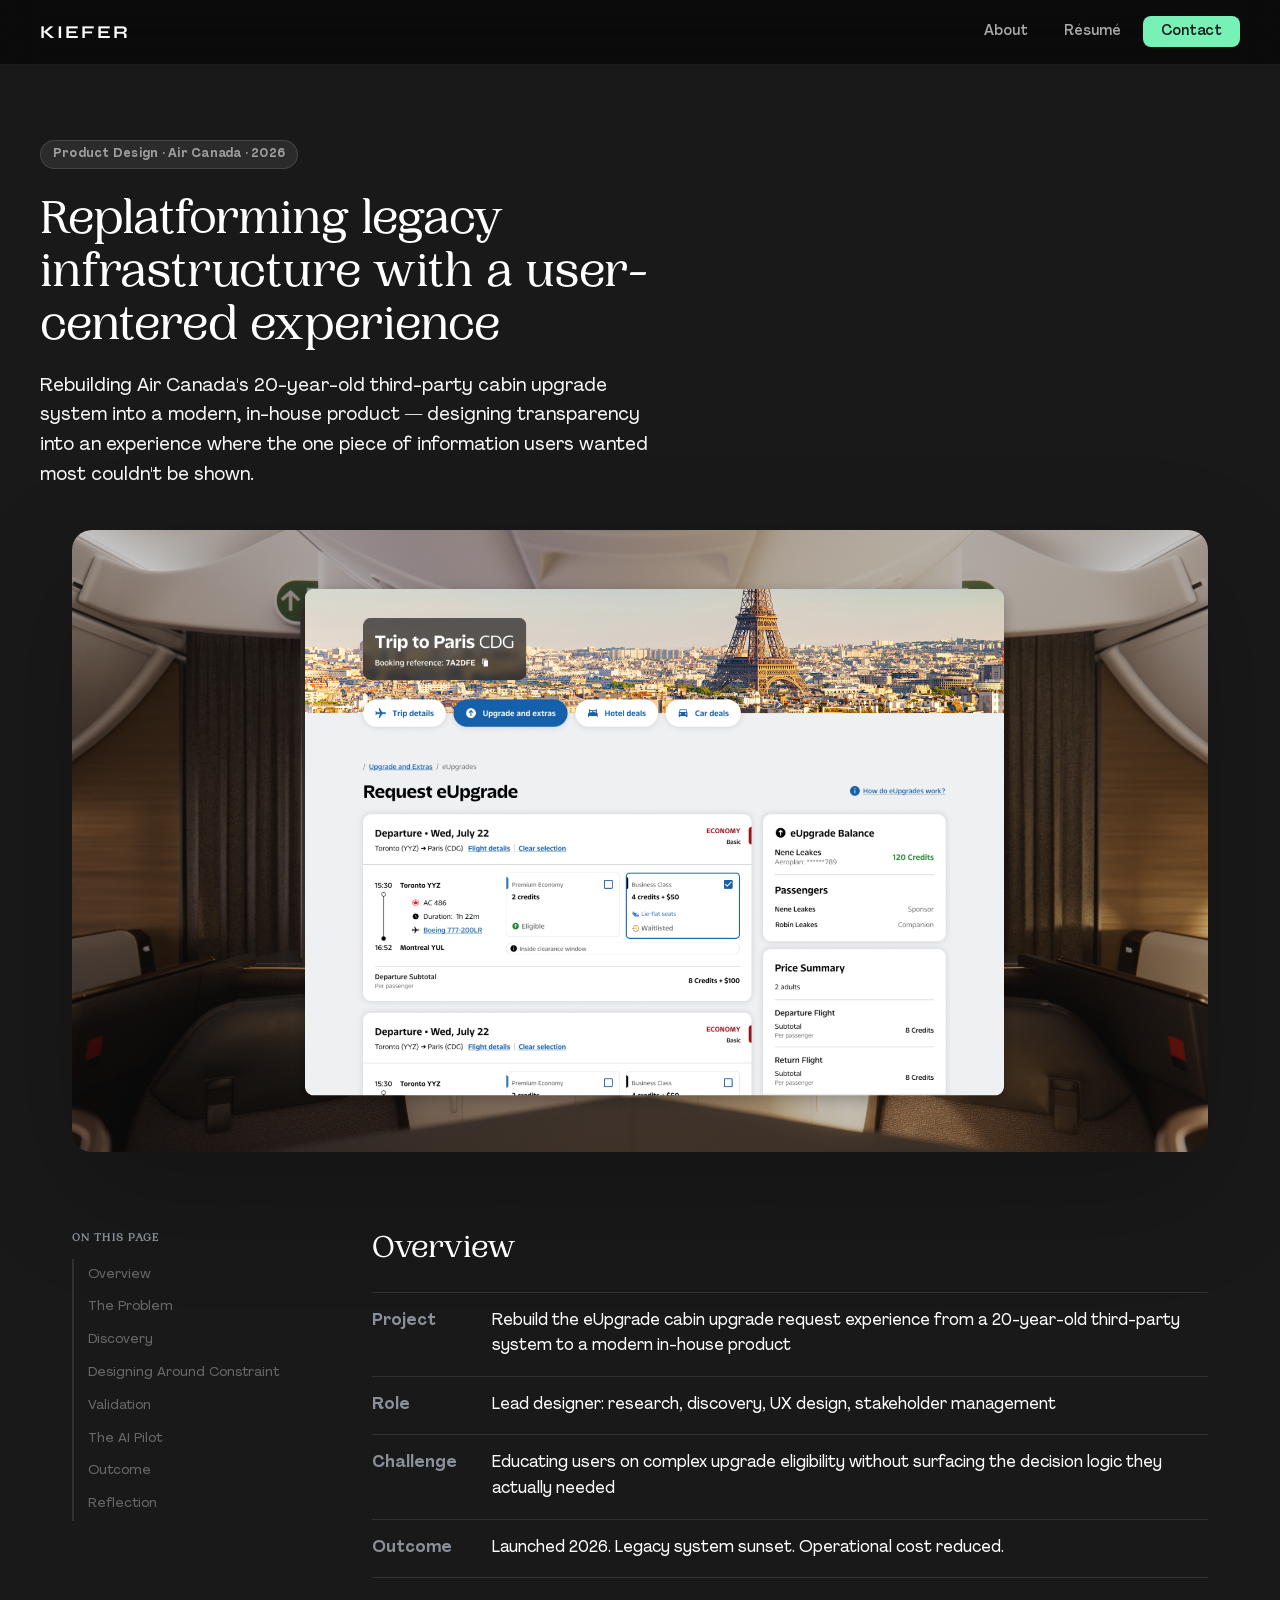
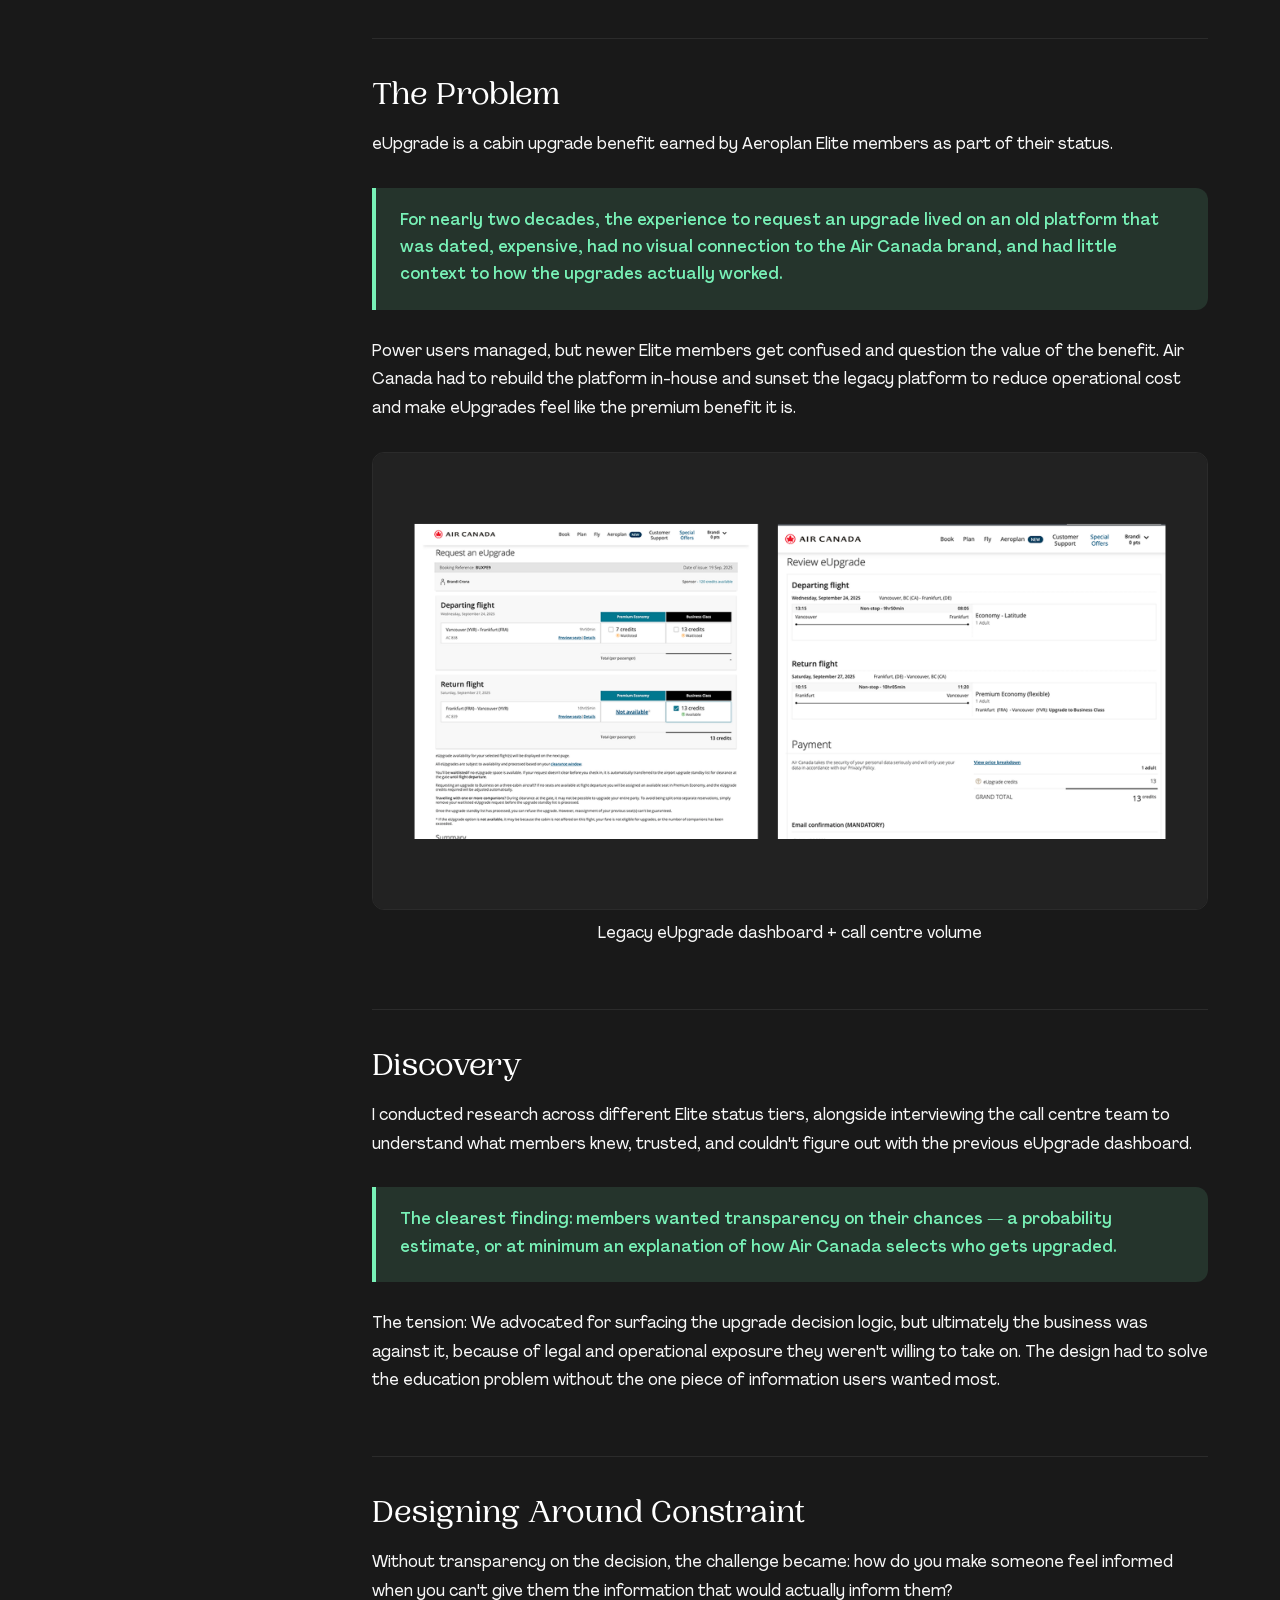
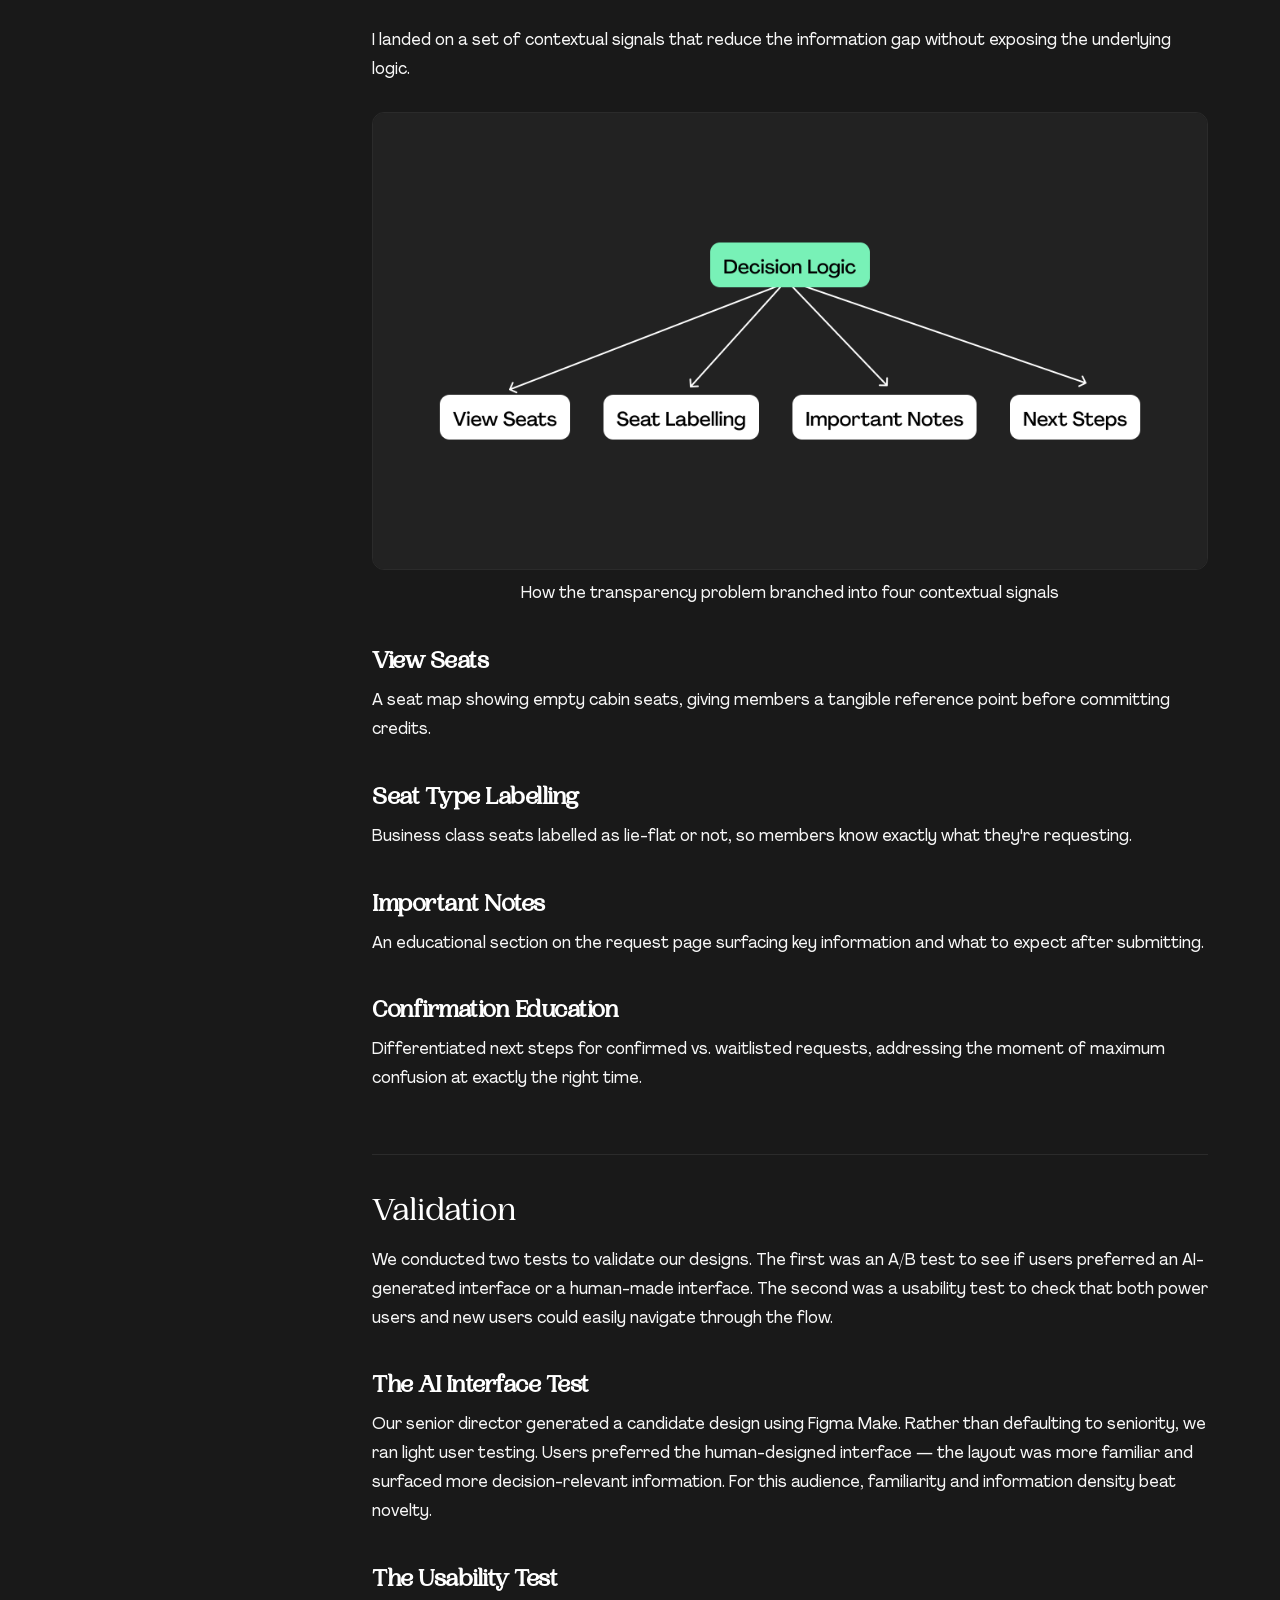
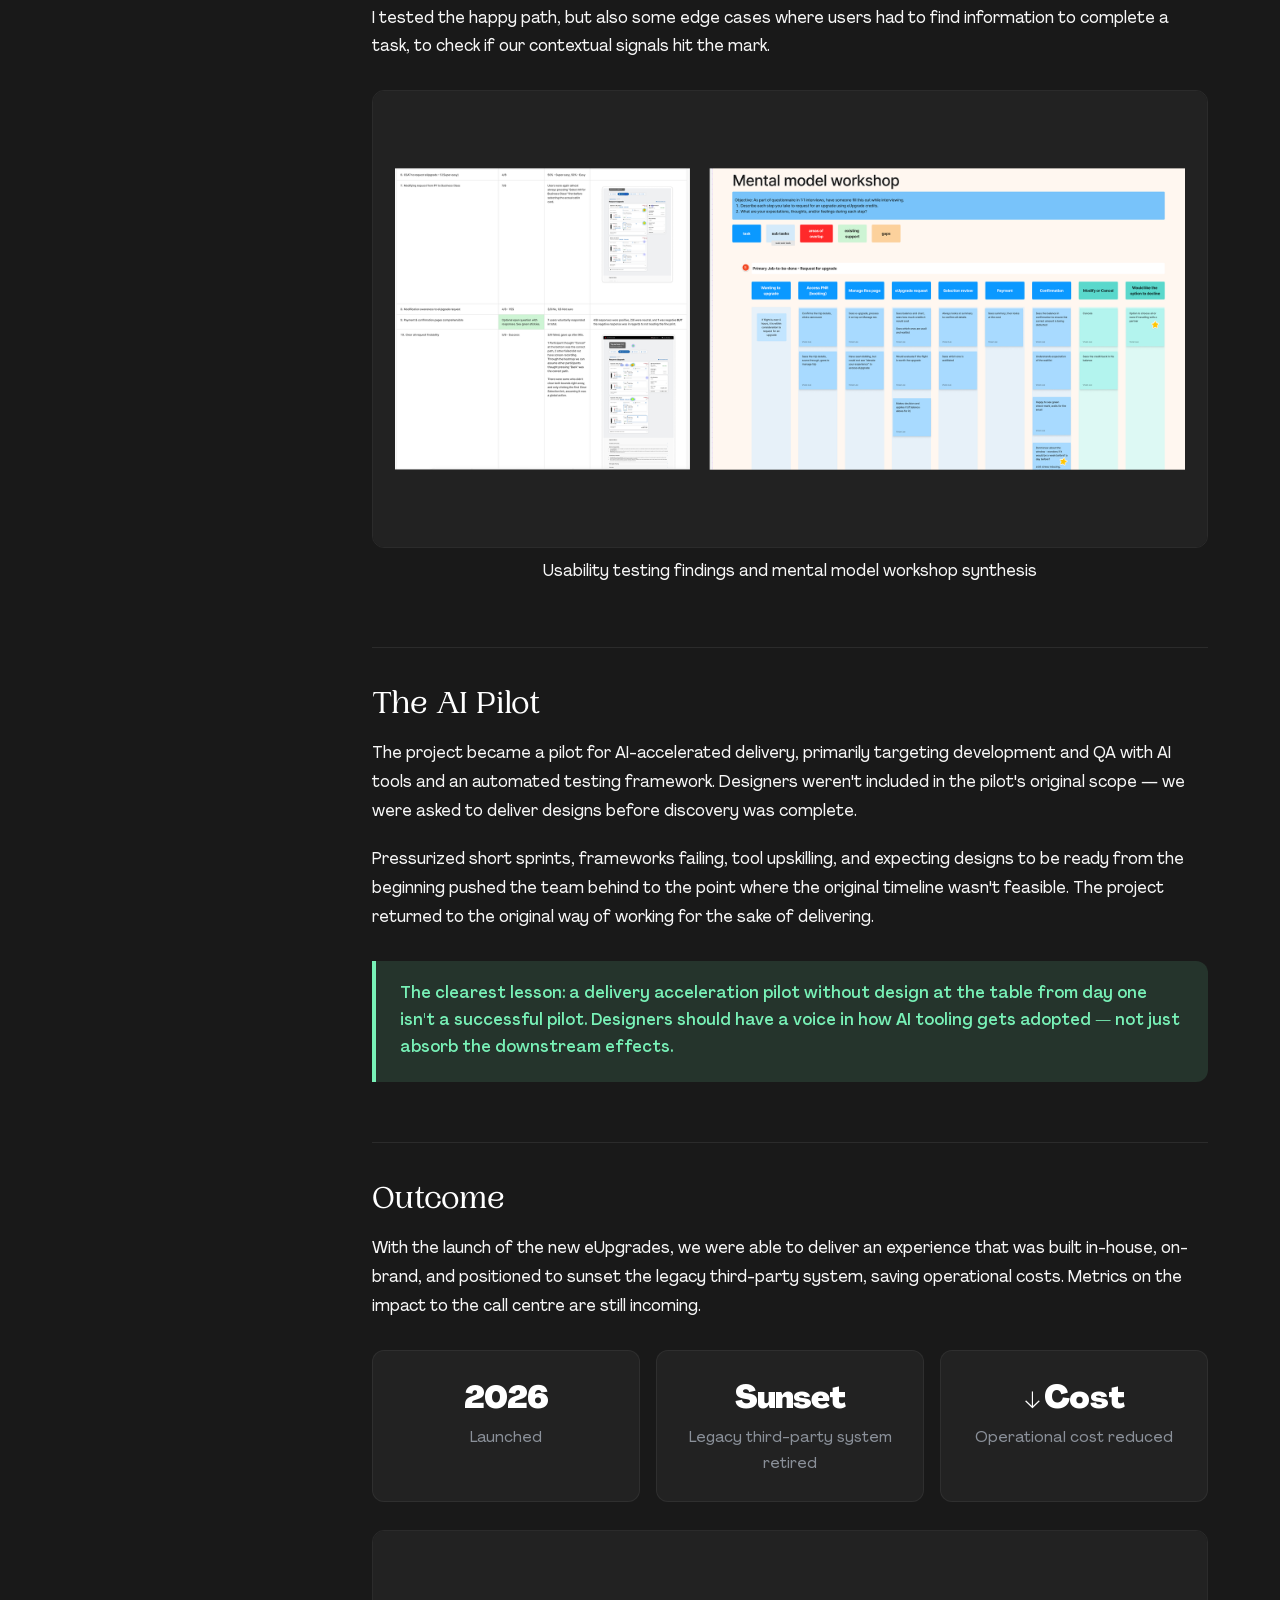
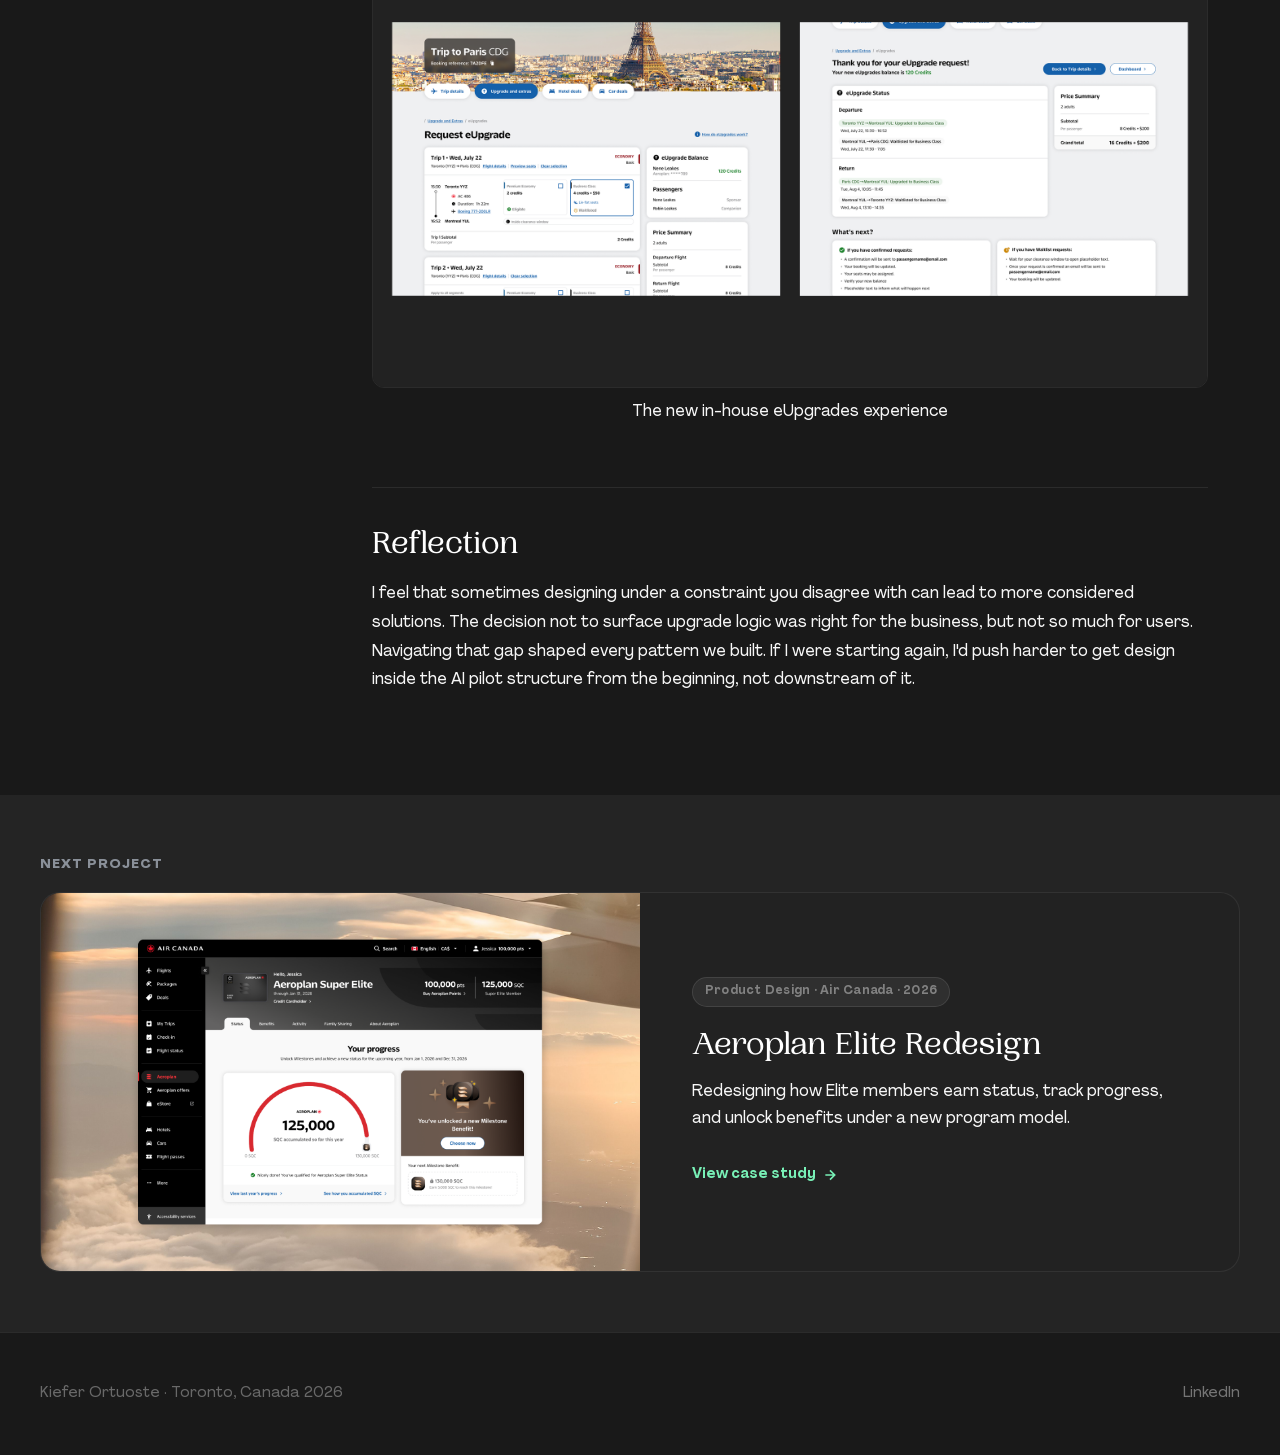
<file: projects/eupgrades.html>
<!DOCTYPE html>
<html lang="en">
<head>
  <meta charset="UTF-8">
  <meta name="viewport" content="width=device-width, initial-scale=1.0">
  <title>eUpgrades — Kiefer Ortuoste</title>
  <meta name="description" content="Replatforming legacy infrastructure with a user-centered experience at Air Canada.">
  <link rel="stylesheet" href="../styles.css">
</head>
<body>

<nav>
  <div class="nav-inner">
    <a href="../index.html" class="nav-logo">
      <span class="nav-logo-text">KIEFER</span>
    </a>
    <ul class="nav-links">
      <li><a href="../about.html">About</a></li>
      <li><a href="../assets/Kiefer_Ortuoste_Resume.pdf" target="_blank" download>Résumé</a></li>
      <li><a href="mailto:kv.ortuoste@gmail.com" class="nav-cta">Contact</a></li>
    </ul>
  </div>
</nav>

<nav class="bottom-nav">
  <a href="../about.html">About</a>
  <a href="../assets/Kiefer_Ortuoste_Resume.pdf" target="_blank" download>Résumé</a>
  <a href="mailto:kv.ortuoste@gmail.com">Contact</a>
</nav>

<!-- HERO -->
<section class="project-hero">
  <div class="project-hero-inner">
    <span class="project-tag">Product Design · Air Canada · 2026</span>
    <h1>Replatforming legacy infrastructure with a user-centered experience</h1>
    <p class="project-hero-sub">Rebuilding Air Canada's 20-year-old third-party cabin upgrade system into a modern, in-house product — designing transparency into an experience where the one piece of information users wanted most couldn't be shown.</p>
  </div>
</section>

<div class="project-hero-image">
  <img src="../assets/eupgrades/img-1.png" alt="Updated eUpgrades request flow" style="object-fit:cover;">
</div>

<!-- BODY -->
<div class="project-body">

  <aside class="project-toc">
    <h4>On this page</h4>
    <ul>
      <li><a href="#overview">Overview</a></li>
      <li><a href="#problem">The Problem</a></li>
      <li><a href="#discovery">Discovery</a></li>
      <li><a href="#constraint">Designing Around Constraint</a></li>
      <li><a href="#validation">Validation</a></li>
      <li><a href="#ai-pilot">The AI Pilot</a></li>
      <li><a href="#outcome">Outcome</a></li>
      <li><a href="#reflection">Reflection</a></li>
    </ul>
  </aside>

  <article class="project-content">

    <h2 id="overview">Overview</h2>
    <table class="overview-table">
      <tbody>
        <tr>
          <th>Project</th>
          <td>Rebuild the eUpgrade cabin upgrade request experience from a 20-year-old third-party system to a modern in-house product</td>
        </tr>
        <tr>
          <th>Role</th>
          <td>Lead designer: research, discovery, UX design, stakeholder management</td>
        </tr>
        <tr>
          <th>Challenge</th>
          <td>Educating users on complex upgrade eligibility without surfacing the decision logic they actually needed</td>
        </tr>
        <tr>
          <th>Outcome</th>
          <td>Launched 2026. Legacy system sunset. Operational cost reduced.</td>
        </tr>
      </tbody>
    </table>

    <h2 id="problem">The Problem</h2>
    <p>eUpgrade is a cabin upgrade benefit earned by Aeroplan Elite members as part of their status.</p>

    <blockquote>For nearly two decades, the experience to request an upgrade lived on an old platform that was dated, expensive, had no visual connection to the Air Canada brand, and had little context to how the upgrades actually worked.</blockquote>

    <p>Power users managed, but newer Elite members get confused and question the value of the benefit. Air Canada had to rebuild the platform in-house and sunset the legacy platform to reduce operational cost and make eUpgrades feel like the premium benefit it is.</p>

    <img class="project-img" src="../assets/eupgrades/img-2.png" alt="Legacy eUpgrade dashboard" style="object-fit:cover;">
    <p class="project-img-caption">Legacy eUpgrade dashboard + call centre volume</p>

    <h2 id="discovery">Discovery</h2>
    <p>I conducted research across different Elite status tiers, alongside interviewing the call centre team to understand what members knew, trusted, and couldn't figure out with the previous eUpgrade dashboard.</p>

    <blockquote>The clearest finding: members wanted transparency on their chances — a probability estimate, or at minimum an explanation of how Air Canada selects who gets upgraded.</blockquote>

    <p>The tension: We advocated for surfacing the upgrade decision logic, but ultimately the business was against it, because of legal and operational exposure they weren't willing to take on. The design had to solve the education problem without the one piece of information users wanted most.</p>

    <h2 id="constraint">Designing Around Constraint</h2>
    <p>Without transparency on the decision, the challenge became: how do you make someone feel informed when you can't give them the information that would actually inform them?</p>
    <p>I landed on a set of contextual signals that reduce the information gap without exposing the underlying logic.</p>

    <img class="project-img" src="../assets/eupgrades/img-3.png" alt="Diagram: transparency branching into View Seats, Seat Type Labelling, Important Notes, Confirmation Education" style="object-fit:cover;">
    <p class="project-img-caption">How the transparency problem branched into four contextual signals</p>

    <h3>View Seats</h3>
    <p>A seat map showing empty cabin seats, giving members a tangible reference point before committing credits.</p>

    <h3>Seat Type Labelling</h3>
    <p>Business class seats labelled as lie-flat or not, so members know exactly what they're requesting.</p>

    <h3>Important Notes</h3>
    <p>An educational section on the request page surfacing key information and what to expect after submitting.</p>

    <h3>Confirmation Education</h3>
    <p>Differentiated next steps for confirmed vs. waitlisted requests, addressing the moment of maximum confusion at exactly the right time.</p>

    <h2 id="validation">Validation</h2>
    <p>We conducted two tests to validate our designs. The first was an A/B test to see if users preferred an AI-generated interface or a human-made interface. The second was a usability test to check that both power users and new users could easily navigate through the flow.</p>

    <h3>The AI Interface Test</h3>
    <p>Our senior director generated a candidate design using Figma Make. Rather than defaulting to seniority, we ran light user testing. Users preferred the human-designed interface — the layout was more familiar and surfaced more decision-relevant information. For this audience, familiarity and information density beat novelty.</p>

    <h3>The Usability Test</h3>
    <p>I tested the happy path, but also some edge cases where users had to find information to complete a task, to check if our contextual signals hit the mark.</p>

    <img class="project-img" src="../assets/eupgrades/img-4.png" alt="Usability testing findings and mental model workshop synthesis" style="object-fit:cover;">
    <p class="project-img-caption">Usability testing findings and mental model workshop synthesis</p>

    <h2 id="ai-pilot">The AI Pilot</h2>
    <p>The project became a pilot for AI-accelerated delivery, primarily targeting development and QA with AI tools and an automated testing framework. Designers weren't included in the pilot's original scope — we were asked to deliver designs before discovery was complete.</p>
    <p>Pressurized short sprints, frameworks failing, tool upskilling, and expecting designs to be ready from the beginning pushed the team behind to the point where the original timeline wasn't feasible. The project returned to the original way of working for the sake of delivering.</p>
    <blockquote>The clearest lesson: a delivery acceleration pilot without design at the table from day one isn't a successful pilot. Designers should have a voice in how AI tooling gets adopted — not just absorb the downstream effects.</blockquote>

    <h2 id="outcome">Outcome</h2>
    <p>With the launch of the new eUpgrades, we were able to deliver an experience that was built in-house, on-brand, and positioned to sunset the legacy third-party system, saving operational costs. Metrics on the impact to the call centre are still incoming.</p>

    <div class="stats-row">
      <div class="stat-card">
        <span class="stat-num">2026</span>
        <span class="stat-label">Launched</span>
      </div>
      <div class="stat-card">
        <span class="stat-num">Sunset</span>
        <span class="stat-label">Legacy third-party system retired</span>
      </div>
      <div class="stat-card">
        <span class="stat-num">↓ Cost</span>
        <span class="stat-label">Operational cost reduced</span>
      </div>
    </div>

    <img class="project-img" src="../assets/eupgrades/img-5.png" alt="The new in-house eUpgrades experience" style="object-fit:cover;">
    <p class="project-img-caption">The new in-house eUpgrades experience</p>

    <h2 id="reflection">Reflection</h2>
    <p>I feel that sometimes designing under a constraint you disagree with can lead to more considered solutions. The decision not to surface upgrade logic was right for the business, but not so much for users. Navigating that gap shaped every pattern we built. If I were starting again, I'd push harder to get design inside the AI pilot structure from the beginning, not downstream of it.</p>

  </article>
</div>

<!-- NEXT PROJECT -->
<section class="section" style="background:var(--light);padding-top:60px;padding-bottom:60px">
  <div class="section-inner">
    <p style="font-size:13px;font-weight:700;color:var(--mid);letter-spacing:0.08em;text-transform:uppercase;margin-bottom:16px">Next project</p>
    <a href="aeroplan-elite.html" class="project-card" style="max-width:100%">
      <div class="project-image">
        <img src="../assets/aeroplan-elite/img-8.png" alt="Aeroplan Elite dashboard showing SQC progress and milestone benefits">
      </div>
      <div class="project-info">
        <span class="project-tag">Product Design · Air Canada · 2026</span>
        <h3>Aeroplan Elite Redesign</h3>
        <p>Redesigning how Elite members earn status, track progress, and unlock benefits under a new program model.</p>
        <span class="project-link">View case study <svg width="16" height="16" viewBox="0 0 24 24" fill="none" stroke="currentColor" stroke-width="2.5"><path d="M5 12h14M12 5l7 7-7 7"/></svg></span>
      </div>
    </a>
  </div>
</section>

<footer>
  <div class="footer-inner">
    <span class="footer-left">Kiefer Ortuoste · Toronto, Canada 2026</span>
    <ul class="footer-links">
      <li><a href="https://www.linkedin.com/in/kieferortuoste/" target="_blank">LinkedIn</a></li>
    </ul>
  </div>
</footer>

</body>
</html>
</file>
<file: styles.css>
@font-face {
  font-family: 'PP Woodland';
  src: url('assets/fonts/PPWoodland-Regular.otf') format('opentype');
  font-weight: 400;
  font-style: normal;
  font-display: swap;
}

@font-face {
  font-family: 'Agrandir Variable';
  src: url('assets/fonts/Agrandir-Variable.ttf') format('truetype');
  font-weight: 100 900;
  font-style: normal;
  font-display: swap;
}

@font-face {
  font-family: 'Syne';
  src: url('assets/fonts/Syne-Variable.ttf') format('truetype');
  font-weight: 100 900;
  font-style: normal;
  font-display: swap;
}

/* Fallback: Inter while Agrandir file isn't present */
@import url('https://fonts.googleapis.com/css2?family=Inter:wght@300;400;500;600;700;800;900&display=swap');

*, *::before, *::after { box-sizing: border-box; margin: 0; padding: 0; }

:root {
  --black: #191919;
  --off-black: #191919;
  --dark: #222222;
  --mid: #8a9099;
  --light: #242424;
  --white: #ffffff;
  --body-text: #F7F7F7;
  --accent: #78F1B7;
  --accent-light: rgba(120, 241, 183, 0.12);
  --border: rgba(255,255,255,0.1);
  --border-dark: rgba(255,255,255,0.08);
  --radius: 12px;
  --radius-lg: 20px;
  --font: 'Agrandir Variable', 'Inter', -apple-system, BlinkMacSystemFont, sans-serif;
  --font-heading: 'PP Woodland', 'Agrandir Variable', serif;
  --transition: 0.2s cubic-bezier(0.4, 0, 0.2, 1);

  /* ── Type Scale ── */
  --text-h1:       clamp(32px, 4.5vw, 48px);
  --text-h1-bold:  clamp(32px, 4.5vw, 48px);
  --text-h2:       clamp(22px, 3vw,   32px);
  --text-h3:       clamp(18px, 2.5vw, 24px);
  --text-h4:       clamp(16px, 2vw,   20px);
  --text-body:     18px;
  --text-body-sm:  16px;
  --text-caption:  15px;

  /* ── Font Weights ── */
  --weight-regular: 400;
  --weight-medium:  500;
  --weight-semibold: 600;
  --weight-bold:    700;
  --weight-black:   800;
}

html { scroll-behavior: smooth; }

body {
  font-family: var(--font);
  background: #191919;
  color: var(--white);
  line-height: 1.6;
  -webkit-font-smoothing: antialiased;
}

h1, h2, h3, h4, h5, h6 {
  font-family: var(--font-heading);
  font-weight: 400;
  line-height: 1;
}

/* ── NAV ── */
nav {
  position: fixed;
  top: 0;
  left: 0;
  right: 0;
  z-index: 100;
  background: rgba(10, 10, 10, 0.92);
  backdrop-filter: blur(16px);
  -webkit-backdrop-filter: blur(16px);
  border-bottom: 1px solid var(--border-dark);
}

.nav-inner {
  max-width: 1248px;
  margin: 0 auto;
  padding: 0 24px;
  height: 64px;
  display: flex;
  align-items: center;
  justify-content: space-between;
}

.nav-logo {
  display: flex;
  align-items: center;
  text-decoration: none;
}

.nav-logo-text {
  font-family: 'Syne', sans-serif;
  font-size: 18px;
  font-weight: 700;
  color: var(--white);
  letter-spacing: 0.12em;
  text-transform: uppercase;
}

.nav-links {
  display: flex;
  align-items: center;
  gap: 8px;
  list-style: none;
}

.nav-links a {
  font-size: 14px;
  font-weight: 500;
  color: rgba(255,255,255,0.65);
  text-decoration: none;
  padding: 6px 14px;
  border-radius: 8px;
  transition: color var(--transition), background var(--transition);
}

.nav-links a:hover,
.nav-links a.active {
  color: var(--white);
  background: rgba(255,255,255,0.08);
}

.nav-cta {
  font-size: 14px;
  font-weight: 600;
  color: var(--black) !important;
  background: var(--accent) !important;
  padding: 8px 18px !important;
  border-radius: 8px !important;
  transition: background var(--transition) !important;
}

.nav-cta:hover { background: #5de0a3 !important; }

/* ── HERO ── */
.hero {
  background: var(--off-black);
  display: flex;
  align-items: center;
  padding: 120px 32px 80px;
  position: relative;
  overflow: hidden;
}

.hero::before {
  content: '';
  position: absolute;
  top: -20%;
  right: -10%;
  width: 700px;
  height: 700px;
  background: radial-gradient(circle, rgba(120,241,183,0.08) 0%, transparent 70%);
  pointer-events: none;
}

.hero::after {
  content: '';
  position: absolute;
  bottom: -10%;
  left: -5%;
  width: 500px;
  height: 500px;
  background: radial-gradient(circle, rgba(120,241,183,0.04) 0%, transparent 70%);
  pointer-events: none;
}

.hero-inner {
  max-width: 1200px;
  margin: 0 auto;
  width: 100%;
  display: grid;
  grid-template-columns: 1fr 380px;
  gap: 80px;
  align-items: center;
  position: relative;
  z-index: 1;
}

.hero-eyebrow {
  display: inline-flex;
  align-items: center;
  gap: 8px;
  font-size: 13px;
  font-weight: 600;
  color: var(--accent);
  background: rgba(120,241,183,0.1);
  border: 1px solid rgba(120,241,183,0.25);
  padding: 6px 14px;
  border-radius: 100px;
  margin-bottom: 28px;
  letter-spacing: 0.02em;
  text-transform: uppercase;
}

.hero-eyebrow span { width: 6px; height: 6px; background: var(--accent); border-radius: 50%; display: inline-block; }

.hero h1 {
  font-size: var(--text-h1);
  color: var(--white);
  line-height: 1.1;
  margin-bottom: 24px;
}

.hero h1 em {
  font-style: normal;
  color: var(--accent);
}

.hero-sub {
  font-size: var(--text-body);
  color: var(--body-text);
  max-width: 520px;
  margin-bottom: 40px;
  line-height: 1.65;
  font-weight: var(--weight-regular);
}

.hero-actions {
  display: flex;
  gap: 12px;
  flex-wrap: wrap;
}

.btn {
  display: inline-flex;
  align-items: center;
  gap: 8px;
  font-family: var(--font);
  font-size: 15px;
  font-weight: 600;
  padding: 12px 24px;
  border-radius: 10px;
  text-decoration: none;
  cursor: pointer;
  border: none;
  transition: all var(--transition);
  letter-spacing: -0.01em;
}

.btn-primary {
  background: var(--white);
  color: var(--black);
}

.btn-primary:hover { background: rgba(255,255,255,0.88); transform: translateY(-1px); }

.btn-accent {
  background: var(--accent);
  color: var(--black);
}

.btn-accent:hover { background: #5de0a3; transform: translateY(-1px); }

.btn-secondary {
  background: rgba(255,255,255,0.08);
  color: var(--white);
  border: 1px solid rgba(255,255,255,0.12);
}

.btn-secondary:hover { background: rgba(255,255,255,0.12); }

.hero-photo {
  position: relative;
}

.hero-photo-wrap {
  width: 100%;
  aspect-ratio: 4/5;
  border-radius: var(--radius-lg);
  overflow: hidden;
  position: relative;
}

.hero-photo-wrap img {
  width: 100%;
  height: 100%;
  object-fit: cover;
  object-position: top;
  display: block;
}

.hero-photo-badge {
  position: absolute;
  bottom: 24px;
  left: -20px;
  background: var(--white);
  border-radius: 12px;
  padding: 14px 18px;
  box-shadow: 0 20px 60px rgba(0,0,0,0.3);
  display: flex;
  align-items: center;
  gap: 12px;
}

.hero-photo-badge-icon {
  width: 36px;
  height: 36px;
  background: #1a56db;
  border-radius: 8px;
  display: flex;
  align-items: center;
  justify-content: center;
  font-size: 18px;
}

.hero-photo-badge-text { line-height: 1.3; }
.hero-photo-badge-text strong { font-size: 13px; font-weight: 700; color: #191919; display: block; }
.hero-photo-badge-text span { font-size: 12px; color: #6b7280; }

/* ── SKILLS ── */
.section { padding: 100px 32px; }

.section-inner { max-width: 1200px; margin: 0 auto; }

.section-label {
  font-size: 12px;
  font-weight: 700;
  color: var(--accent);
  letter-spacing: 0.1em;
  text-transform: uppercase;
  margin-bottom: 16px;
}

.section-title {
  font-size: var(--text-h2);
  color: var(--white);
  line-height: 1.15;
  margin-bottom: 24px;
  max-width: 560px;
}


/* ── PROJECTS ── */
.projects-section { background: #191919; padding-top: 0; }

.projects-grid {
  display: flex;
  flex-direction: column;
  gap: 20px;
}

.project-card {
  background: #222222;
  border-radius: var(--radius-lg);
  overflow: hidden;
  display: grid;
  grid-template-columns: 1fr 1fr;
  min-height: 380px;
  text-decoration: none;
  color: inherit;
  border: 1px solid rgba(255,255,255,0.07);
  transition: transform var(--transition), box-shadow var(--transition);
}

.project-card:hover {
  transform: translateY(-3px);
  box-shadow: 0 24px 64px rgba(0,0,0,0.1);
}

.project-card.reverse { direction: rtl; }
.project-card.reverse > * { direction: ltr; }

.project-info {
  padding: 56px 52px;
  display: flex;
  flex-direction: column;
  justify-content: center;
}

.project-tag {
  display: inline-flex;
  align-items: center;
  font-size: 12px;
  font-weight: 600;
  color: rgba(255,255,255,0.4);
  background: rgba(255,255,255,0.06);
  border: 1px solid rgba(255,255,255,0.1);
  padding: 4px 12px;
  border-radius: 100px;
  margin-bottom: 20px;
  letter-spacing: 0.02em;
  width: fit-content;
}

.project-info h3 {
  font-size: var(--text-h2);
  color: var(--white);
  line-height: 1.15;
  margin-bottom: 16px;
}

.project-info p {
  font-size: var(--text-body-sm);
  color: var(--body-text);
  line-height: 1.65;
  margin-bottom: 32px;
}

.project-link {
  display: inline-flex;
  align-items: center;
  gap: 6px;
  font-size: 14px;
  font-weight: 600;
  color: var(--accent);
  text-decoration: none;
}

.project-image { background: #2a2a2a; order: -1; }

.project-link svg { transition: transform var(--transition); }
.project-card:hover .project-link svg { transform: translateX(4px); }

.project-image {
  overflow: hidden;
  background: var(--light);
}

.project-image img {
  width: 100%;
  height: 100%;
  object-fit: cover;
  display: block;
  transition: transform 0.4s cubic-bezier(0.4, 0, 0.2, 1);
}

.project-card:hover .project-image img { transform: scale(1.04); }

/* ── TESTIMONIALS ── */
.testimonials-section { background: var(--off-black); }

.testimonials-section .section-title { color: var(--white); }

.testimonials-grid {
  display: grid;
  grid-template-columns: repeat(3, 1fr);
  gap: 20px;
}

.testimonial-card {
  background: rgba(255,255,255,0.04);
  border: 1px solid rgba(255,255,255,0.08);
  border-radius: var(--radius-lg);
  padding: 36px;
  transition: background var(--transition);
}

.testimonial-card:hover { background: rgba(255,255,255,0.07); }

.testimonial-quote {
  font-size: var(--text-body-sm);
  color: var(--body-text);
  line-height: 1.7;
  margin-bottom: 28px;
  font-style: italic;
}

.testimonial-quote::before { content: '\201C'; }
.testimonial-quote::after { content: '\201D'; }

.testimonial-author strong {
  font-size: 14px;
  font-weight: 700;
  color: var(--white);
  display: block;
}

.testimonial-author span {
  font-size: 13px;
  color: rgba(255,255,255,0.4);
}

/* ── CTA STRIP ── */
.cta-strip {
  background: var(--off-black);
  padding: 0 32px 100px;
}

.cta-strip-inner {
  max-width: 1200px;
  margin: 0 auto;
  background: var(--accent);
  border-radius: var(--radius-lg);
  padding: 72px 80px;
  display: flex;
  align-items: center;
  justify-content: space-between;
  gap: 40px;
}

.cta-strip-text h2 {
  font-size: var(--text-h2);
  color: #191919;
  margin-bottom: 12px;
}

.cta-strip-text p {
  font-size: var(--text-body);
  color: rgba(25,25,25,0.65);
}

/* ── FOOTER ── */
footer {
  background: var(--off-black);
  border-top: 1px solid var(--border-dark);
  padding: 48px 32px;
}

.footer-inner {
  max-width: 1200px;
  margin: 0 auto;
  display: flex;
  align-items: center;
  justify-content: space-between;
}

.footer-left { font-size: var(--text-caption); color: rgba(255,255,255,0.35); }

.footer-links {
  display: flex;
  gap: 24px;
  list-style: none;
}

.footer-links a {
  font-size: var(--text-caption);
  color: rgba(255,255,255,0.4);
  text-decoration: none;
  transition: color var(--transition);
}

.footer-links a:hover { color: var(--white); }

/* ── ABOUT PAGE ── */
.about-hero {
  background: var(--off-black);
  padding: 140px 32px 40px;
  min-height: auto;
}

.about-hero-inner {
  max-width: 1200px;
  margin: 0 auto;
  display: grid;
  grid-template-columns: 1fr 1fr;
  gap: 64px;
  align-items: start;
}

.about-hero h1 {
  font-size: var(--text-h1);
  color: var(--white);
  line-height: 1.1;
  margin-bottom: 16px;
}

.about-headline {
  font-size: 15px;
  color: rgba(255,255,255,0.45);
  margin-bottom: 32px;
  font-weight: 500;
  letter-spacing: 0.02em;
}

.about-bio {
  font-size: var(--text-body);
  color: var(--body-text);
  line-height: 1.75;
  margin-bottom: 36px;
}

.about-photo {
  border-radius: var(--radius-lg);
  overflow: hidden;
  aspect-ratio: 3/4;
}

.about-photo img {
  width: 100%;
  height: 100%;
  object-fit: cover;
}

.about-content { padding: 80px 32px; }

.about-content .section-inner { display: grid; grid-template-columns: 1fr 1fr; gap: 80px; }

.awards-list { list-style: none; }

.recognitions-row {
  display: flex;
  flex-direction: row;
  gap: 16px;
  flex-wrap: wrap;
}

.recognition-card {
  display: flex;
  flex-direction: column;
  gap: 4px;
  padding: 20px 24px;
  background: var(--card);
  border: 1px solid var(--border);
  border-radius: 12px;
  width: 300px;
}

.recognition-card strong {
  font-size: var(--text-body-sm);
  font-weight: var(--weight-semibold);
  color: var(--white);
}

.recognition-card span {
  font-size: var(--text-caption);
  color: var(--mid);
}

.awards-list li {
  padding: 20px 0;
  border-bottom: 1px solid rgba(255,255,255,0.08);
  display: flex;
  align-items: flex-start;
  gap: 16px;
}

.awards-list li:first-child { border-top: 1px solid rgba(255,255,255,0.08); }

.award-icon {
  width: 32px;
  height: 32px;
  background: rgba(120,241,183,0.12);
  border-radius: 8px;
  display: flex;
  align-items: center;
  justify-content: center;
  flex-shrink: 0;
  margin-top: 2px;
}

.award-icon svg { color: var(--accent); }

.award-text strong { font-size: var(--text-body-sm); font-weight: var(--weight-semibold); color: var(--white); display: block; margin-bottom: 3px; }
.award-text span { font-size: var(--text-caption); color: var(--mid); }

.values-grid { display: grid; grid-template-columns: 1fr 1fr; gap: 16px; }

.value-card {
  background: #222222;
  border-radius: var(--radius);
  padding: 28px 24px;
  border: 1px solid rgba(255,255,255,0.06);
}

.value-card h4 { font-size: var(--text-h4); font-weight: var(--weight-bold); color: var(--white); margin-bottom: 8px; }
.value-card p { font-size: var(--text-body-sm); color: var(--mid); line-height: 1.6; }

.recognitions-plain {
  margin-top: 8px;
}

.recognitions-plain h4 {
  font-size: 12px;
  font-weight: 700;
  color: var(--white);
  letter-spacing: 0.08em;
  text-transform: uppercase;
  margin-bottom: 12px;
}

.recognitions-plain p {
  font-size: var(--text-body-sm);
  color: var(--body-text);
  line-height: 1.7;
  margin-bottom: 4px;
}

/* ── VALUES ACCORDION ── */
.values-layout {
  display: grid;
  grid-template-columns: 1fr 1fr;
  gap: 64px;
  align-items: start;
}

.values-accordion .section-label { margin-bottom: 8px; }

.accordion-item {
  border-bottom: 1px solid var(--border);
}

.accordion-item:first-of-type { border-top: 1px solid var(--border); }

.accordion-trigger {
  display: flex;
  align-items: center;
  justify-content: space-between;
  gap: 16px;
  padding: 24px 0;
  font-family: var(--font-heading);
  font-size: var(--text-h3);
  color: var(--white);
  cursor: pointer;
  list-style: none;
}

.accordion-trigger::-webkit-details-marker { display: none; }
.accordion-trigger::marker { content: ""; }

.accordion-chevron {
  flex-shrink: 0;
  color: var(--mid);
  transition: transform var(--transition);
}

.accordion-item[open] .accordion-trigger .accordion-chevron { transform: rotate(180deg); color: var(--accent); }

.accordion-panel p {
  font-size: var(--text-body-sm);
  color: var(--body-text);
  line-height: 1.7;
  padding-bottom: 24px;
}

/* ── PHOTO GALLERY ── */
.gallery-section { background: #191919; padding: 40px 32px 40px; }

.photo-grid {
  display: grid;
  grid-template-columns: repeat(4, 1fr);
  grid-template-rows: auto auto;
  gap: 12px;
  max-width: 1200px;
  margin: 0 auto;
}

.photo-item {
  border-radius: var(--radius);
  overflow: hidden;
  aspect-ratio: 1;
  position: relative;
}


.photo-item img {
  width: 100%;
  height: 100%;
  object-fit: cover;
  display: block;
  transition: transform 0.4s ease;
}

.photo-item:hover img { transform: scale(1.05); }

/* ── PROJECT DETAIL ── */
.project-hero {
  background: var(--off-black);
  padding: 140px 32px 80px;
}

.project-hero-inner {
  max-width: 1200px;
  margin: 0 auto;
}

.project-hero .project-tag { margin-bottom: 24px; background: rgba(255,255,255,0.08); border-color: rgba(255,255,255,0.12); color: rgba(255,255,255,0.55); }

.project-hero h1 {
  font-size: var(--text-h1);
  color: var(--white);
  line-height: 1.1;
  margin-bottom: 20px;
  max-width: 780px;
}

.project-hero-sub {
  font-size: var(--text-body);
  color: var(--body-text);
  max-width: 620px;
  line-height: 1.65;
}

.project-hero-image {
  max-width: 1200px;
  margin: 0 auto;
  padding: 0 32px;
}

.project-hero-image img {
  width: 100%;
  border-radius: var(--radius-lg);
  display: block;
  margin-top: -40px;
  box-shadow: 0 40px 120px rgba(0,0,0,0.2);
}

.project-body {
  max-width: 1200px;
  margin: 0 auto;
  padding: 80px 32px;
  display: grid;
  grid-template-columns: 220px 1fr;
  gap: 80px;
}

.project-toc { position: sticky; top: 88px; align-self: start; }

.project-toc h4 {
  font-size: 11px;
  font-weight: 700;
  color: var(--mid);
  letter-spacing: 0.1em;
  text-transform: uppercase;
  margin-bottom: 16px;
}

.project-toc ul { list-style: none; }

.project-toc a {
  font-size: 13px;
  color: rgba(255,255,255,0.35);
  text-decoration: none;
  display: block;
  padding: 6px 0;
  border-left: 2px solid rgba(255,255,255,0.1);
  padding-left: 14px;
  transition: color var(--transition), border-color var(--transition);
}

.project-toc a:hover { color: var(--white); border-color: var(--accent); }

.project-content h2 {
  font-size: var(--text-h2);
  color: var(--white);
  margin: 60px 0 20px;
  padding-top: 40px;
  border-top: 1px solid rgba(255,255,255,0.08);
}

.project-content h2:first-child { margin-top: 0; padding-top: 0; border-top: none; }

.project-content h3 {
  font-size: var(--text-h3);
  font-weight: var(--weight-bold);
  color: var(--white);
  letter-spacing: -0.02em;
  margin: 40px 0 14px;
}

.project-content p {
  font-size: var(--text-body-sm);
  color: var(--body-text);
  line-height: 1.8;
  margin-bottom: 20px;
}

.project-content ul {
  margin: 0 0 24px 20px;
  color: var(--body-text);
  font-size: var(--text-body-sm);
  line-height: 1.8;
}

.project-content li { margin-bottom: 8px; }

.project-content blockquote {
  background: var(--accent-light);
  border-left: 4px solid var(--accent);
  border-radius: 0 var(--radius) var(--radius) 0;
  padding: 20px 24px;
  margin: 28px 0;
  font-size: var(--text-body-sm);
  color: var(--accent);
  font-weight: var(--weight-medium);
  line-height: 1.7;
}

.overview-table {
  width: 100%;
  border-collapse: collapse;
  margin: 28px 0 40px;
  font-size: var(--text-body-sm);
}

.overview-table tr {
  border-bottom: 1px solid var(--border);
}

.overview-table tr:first-child {
  border-top: 1px solid var(--border);
}

.overview-table th {
  text-align: left;
  font-weight: var(--weight-semibold);
  color: var(--mid);
  padding: 16px 24px 16px 0;
  white-space: nowrap;
  width: 120px;
  vertical-align: top;
}

.overview-table td {
  color: var(--white);
  padding: 16px 0;
  line-height: 1.6;
}

.project-img {
  width: 100%;
  border-radius: var(--radius);
  display: block;
  margin: 28px 0 10px;
  border: 1px solid rgba(255,255,255,0.08);
}

.project-img-caption {
  font-size: 13px;
  color: var(--mid);
  text-align: center;
  margin-bottom: 28px;
}

.stats-row {
  display: grid;
  grid-template-columns: repeat(3, 1fr);
  gap: 16px;
  margin: 28px 0;
}

.stat-card {
  background: #222222;
  border-radius: var(--radius);
  padding: 24px 20px;
  text-align: center;
  border: 1px solid rgba(255,255,255,0.06);
}

.stat-card .stat-num {
  font-size: var(--text-h2);
  font-weight: var(--weight-black);
  color: var(--white);
  letter-spacing: -0.03em;
  display: block;
}

.stat-card .stat-label { font-size: var(--text-caption); color: var(--mid); margin-top: 4px; }

.requirement-list { list-style: none !important; margin-left: 0 !important; }
.requirement-list li {
  display: flex;
  align-items: flex-start;
  gap: 12px;
  padding: 14px 0;
  border-bottom: 1px solid var(--border);
  font-size: 15px !important;
}

.requirement-list li::before {
  content: '';
  width: 18px;
  height: 18px;
  background: var(--accent);
  border-radius: 50%;
  flex-shrink: 0;
  margin-top: 3px;
  background-image: url("data:image/svg+xml,%3Csvg viewBox='0 0 12 12' fill='none' xmlns='http://www.w3.org/2000/svg'%3E%3Cpath d='M2 6l3 3 5-5' stroke='white' stroke-width='1.5' stroke-linecap='round' stroke-linejoin='round'/%3E%3C/svg%3E");
  background-size: 12px;
  background-position: center;
  background-repeat: no-repeat;
}

/* ── BOTTOM NAV ── */
.bottom-nav {
  display: none;
}

@media (max-width: 768px) {
  .bottom-nav {
    display: flex;
    align-items: center;
    justify-content: space-around;
    position: fixed;
    top: auto;
    bottom: 16px;
    left: 16px;
    right: 16px;
    z-index: 200;
    background: rgba(34, 34, 34, 0.92);
    backdrop-filter: blur(20px);
    -webkit-backdrop-filter: blur(20px);
    border: 1px solid rgba(255,255,255,0.1);
    border-radius: 100px;
    padding: 14px 24px;
  }

  .bottom-nav a {
    font-family: var(--font);
    font-size: 14px;
    font-weight: 600;
    color: rgba(255,255,255,0.65);
    text-decoration: none;
    transition: color var(--transition);
    letter-spacing: 0.01em;
  }

  .bottom-nav a:hover { color: var(--white); }

  /* Hide top nav links on mobile — bottom nav handles navigation */
  .nav-links { display: none; }

  /* Add padding to body so content clears the bottom nav */
  body { padding-bottom: 96px; }

  .recognition-card { width: 100%; }
}

/* ── RESPONSIVE ── */
@media (max-width: 900px) {
  .hero-inner { grid-template-columns: 1fr; gap: 48px; }
  .hero-photo { order: -1; max-width: 300px; margin: 0 auto; }
  .project-card { grid-template-columns: 1fr; min-height: auto; }
  .project-card.reverse { direction: ltr; }
  .project-image { aspect-ratio: 16/9; }
  .testimonials-grid { grid-template-columns: 1fr; }
  .about-hero-inner { grid-template-columns: 1fr; }
  .about-content .section-inner { grid-template-columns: 1fr; }
  .values-layout { grid-template-columns: 1fr; gap: 32px; }
  .values-layout .about-photo { order: -1; }
  .project-body { grid-template-columns: 1fr; }
  .project-toc { display: none; }
  .cta-strip-inner { flex-direction: column; text-align: center; padding: 48px 32px; }
  .photo-grid { grid-template-columns: repeat(2, 1fr); }
}

@media (max-width: 600px) {
  .nav-inner { padding: 0 20px; }
  .section { padding: 64px 20px; }
  .hero { padding: 100px 20px 64px; }
  .project-info { padding: 36px 28px; }
  .stats-row { grid-template-columns: 1fr; }
  .values-grid { grid-template-columns: 1fr; }
  .footer-inner { flex-direction: column; gap: 20px; text-align: center; }
  .photo-grid { grid-template-columns: 1fr 1fr; }
}

/* ── TYPOGRAPHY UTILITIES ── */
.h1 { font-size: var(--text-h1); font-weight: var(--weight-black); letter-spacing: -0.03em; line-height: 1.1; }
.h1-bold { font-size: var(--text-h1); font-weight: var(--weight-black); letter-spacing: -0.03em; line-height: 1.1; }
.h2 { font-size: var(--text-h2); font-weight: var(--weight-regular); letter-spacing: -0.02em; line-height: 1.2; }
.h2-bold { font-size: var(--text-h2); font-weight: var(--weight-black); letter-spacing: -0.025em; line-height: 1.15; }
.h3 { font-size: var(--text-h3); font-weight: var(--weight-regular); letter-spacing: -0.015em; line-height: 1.3; }
.h3-bold { font-size: var(--text-h3); font-weight: var(--weight-bold); letter-spacing: -0.02em; line-height: 1.25; }
.h4 { font-size: var(--text-h4); font-weight: var(--weight-regular); line-height: 1.4; }
.h4-bold { font-size: var(--text-h4); font-weight: var(--weight-bold); line-height: 1.35; }
.body { font-size: var(--text-body); font-weight: var(--weight-regular); line-height: 1.7; }
.body-bold { font-size: var(--text-body); font-weight: var(--weight-bold); line-height: 1.7; }
.body-sm { font-size: var(--text-body-sm); font-weight: var(--weight-regular); line-height: 1.65; }
.body-sm-bold { font-size: var(--text-body-sm); font-weight: var(--weight-bold); line-height: 1.65; }
.caption { font-size: var(--text-caption); font-weight: var(--weight-regular); line-height: 1.5; }
.caption-bold { font-size: var(--text-caption); font-weight: var(--weight-bold); line-height: 1.5; }
</file>
